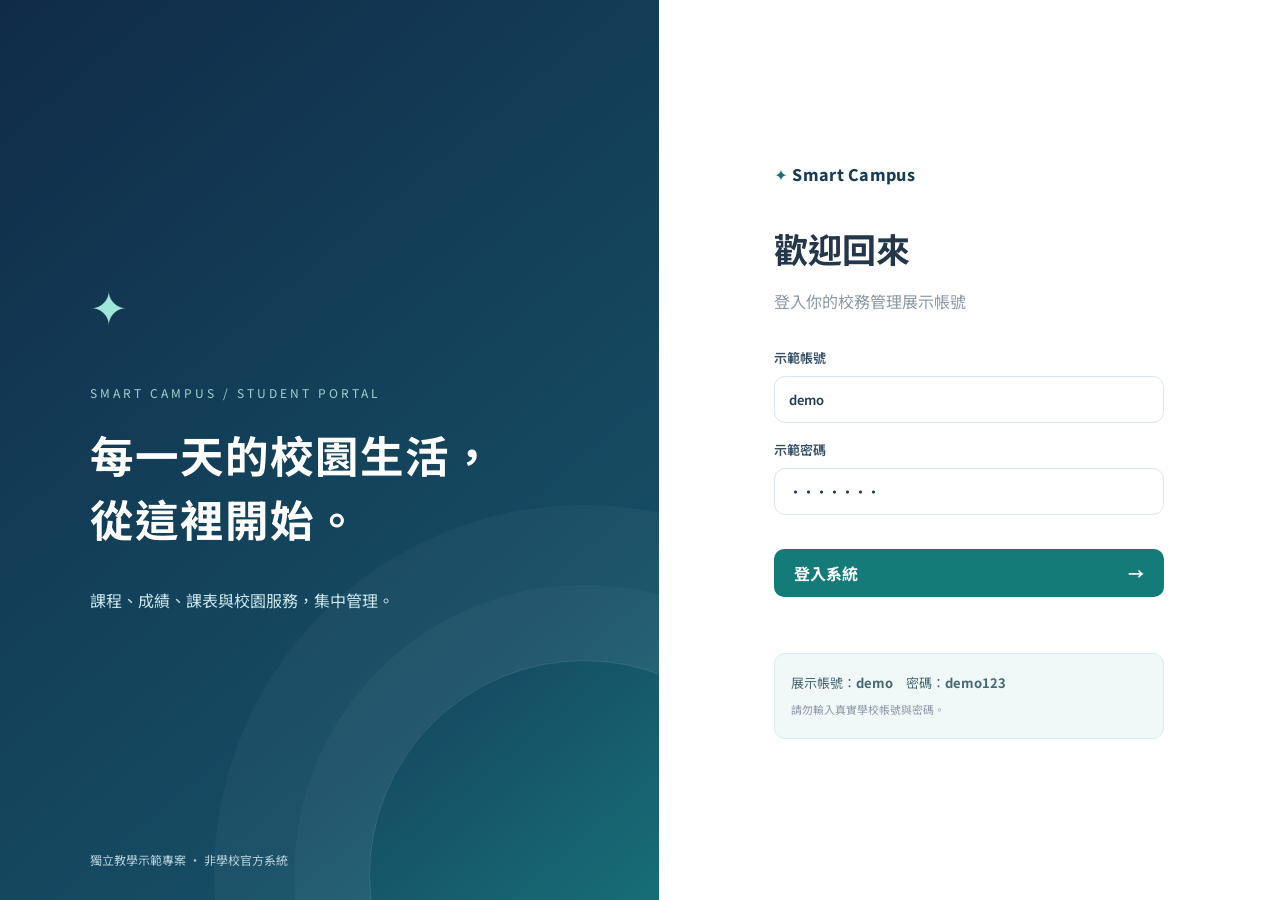
<file: homework-2/index.html>
<!doctype html><html lang="zh-Hant"><head><meta charset="UTF-8"><meta name="viewport" content="width=device-width,initial-scale=1"><meta name="theme-color" content="#132c46"><title>智慧校務管理系統｜展示專案</title><link rel="stylesheet" href="style.css"></head><body>
<div id="login" class="login-page"><div class="login-art"><div class="brand-mark">✦</div><span class="eyebrow">SMART CAMPUS / STUDENT PORTAL</span><h1>每一天的校園生活，<br>從這裡開始。</h1><p>課程、成績、課表與校園服務，集中管理。</p><div class="art-glow"></div><div class="login-bottom">獨立教學示範專案 · 非學校官方系統</div></div><div class="login-panel"><div class="login-box"><div class="mini-logo">✦ <span>Smart Campus</span></div><h2>歡迎回來</h2><p class="muted">登入你的校務管理展示帳號</p><form id="loginForm"><label>示範帳號<input id="username" value="demo" autocomplete="username" required></label><label>示範密碼<input id="password" value="demo123" type="password" autocomplete="current-password" required></label><button class="primary full" type="submit">登入系統 <span>→</span></button><p id="loginError" class="error" role="alert"></p></form><div class="demo-tip">展示帳號：<b>demo</b>　密碼：<b>demo123</b><br><small>請勿輸入真實學校帳號與密碼。</small></div></div></div></div>
<div id="app" class="app hidden"><aside class="sidebar"><div class="side-brand"><span class="brand-symbol">✦</span><span>Smart Campus<small>智慧校務管理系統</small></span></div><div class="side-caption">主要功能</div><nav id="nav" aria-label="主要選單"><button data-page="dashboard" class="nav-item active">◫ <span>總覽儀表板</span></button><button data-page="courses" class="nav-item">▤ <span>線上選課</span></button><button data-page="schedule" class="nav-item">▦ <span>我的課表</span></button><button data-page="grades" class="nav-item">◈ <span>學期成績</span></button><button data-page="leave" class="nav-item">▣ <span>請假申請</span></button><button data-page="profile" class="nav-item">♙ <span>個人資料</span></button></nav><div class="sidebar-foot"><div class="avatar">林</div><div class="side-user"><strong id="sideName">林同學</strong><small>資工系 · 學生展示帳號</small></div><button id="logout" title="登出" aria-label="登出">⇥</button></div></aside>
<div class="main-area"><header class="topbar"><button id="menuToggle" class="menu-toggle" aria-label="切換選單">☰</button><div class="breadcrumb">學生校務平台 <span>/</span> <strong id="crumb">總覽儀表板</strong></div><div class="top-right"><span class="semester-chip">115 學年度 · 第 1 學期</span><span class="top-avatar">林</span></div></header><main id="content" tabindex="-1"></main><footer>Smart Campus Demo · 本專案為學習用途，所有學生、課程及成績資料均為虛構</footer></div></div><div id="toast" class="toast" role="status" aria-live="polite"></div><script src="app.js"></script></body></html>
</file>
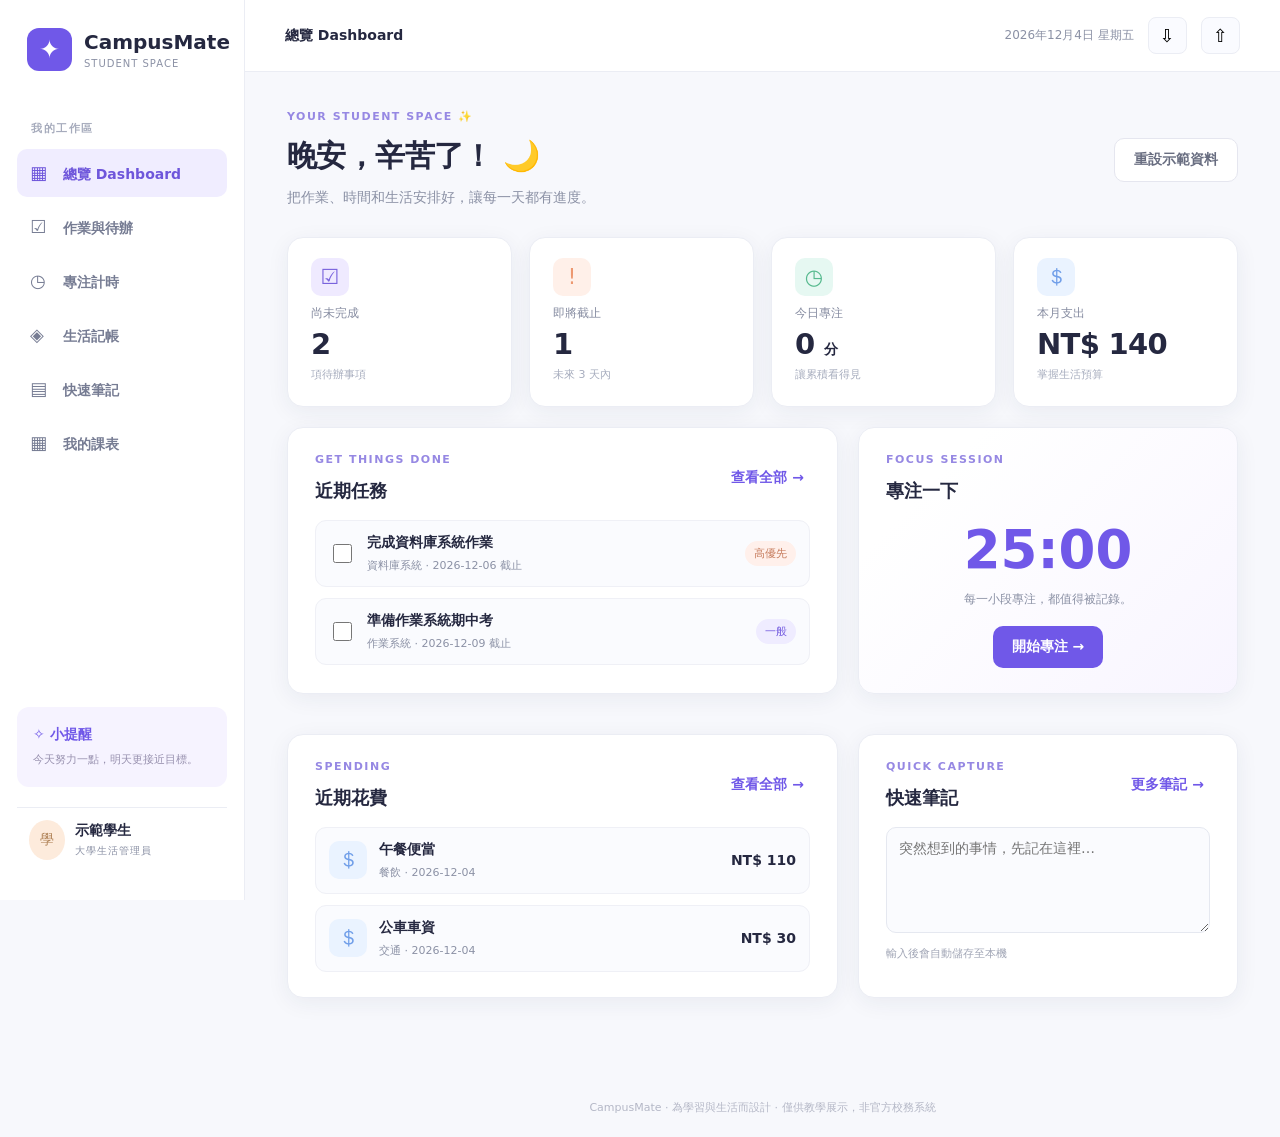
<file: homework-3/index.html>
<!doctype html>
<html lang="zh-Hant"><head><meta charset="utf-8"><meta name="viewport" content="width=device-width,initial-scale=1"><meta name="theme-color" content="#f7f8fc"><title>CampusMate｜我的大學生活</title><link rel="stylesheet" href="css/style.css"></head>
<body>
<div class="app">
 <aside class="sidebar" id="sidebar"><div class="brand"><span class="brand-icon">✦</span><div><strong>CampusMate</strong><small>STUDENT SPACE</small></div></div><div class="nav-label">我的工作區</div>
  <nav id="nav"><button class="nav-item active" data-page="dashboard"><span>▦</span> 總覽 Dashboard</button><button class="nav-item" data-page="tasks"><span>☑</span> 作業與待辦</button><button class="nav-item" data-page="focus"><span>◷</span> 專注計時</button><button class="nav-item" data-page="expenses"><span>◈</span> 生活記帳</button><button class="nav-item" data-page="notes"><span>▤</span> 快速筆記</button><button class="nav-item" data-page="schedule"><span>▦</span> 我的課表</button></nav>
 <div class="side-bottom"><div class="side-tip">✧ 小提醒<br><span>今天努力一點，明天更接近目標。</span></div><div class="profile"><div class="avatar">學</div><div><strong>示範學生</strong><small>大學生活管理員</small></div></div></div></aside>
 <div class="main-wrap"><header class="topbar"><div class="top-left"><button class="menu-toggle" id="menuToggle" aria-label="開啟選單">☰</button><span id="crumb">總覽 Dashboard</span></div><div class="top-right"><span id="todayDate"></span><button class="iconbtn" id="exportBtn" title="匯出資料">⇩</button><button class="iconbtn" id="importBtn" title="匯入資料">⇧</button><input type="file" id="importFile" accept=".json,application/json" hidden></div></header>
 <main class="content">
 <section class="page active" id="page-dashboard"><div class="intro"><div><div class="eyebrow">YOUR STUDENT SPACE ✨</div><h1 id="greeting">嗨，今天也加油！</h1><p>把作業、時間和生活安排好，讓每一天都有進度。</p></div><button class="btn outline" id="resetDemo">重設示範資料</button></div>
  <div class="stats"><div class="stat"><div class="stat-icon purple">☑</div><small>尚未完成</small><strong id="statOpen">0</strong><span>項待辦事項</span></div><div class="stat"><div class="stat-icon peach">!</div><small>即將截止</small><strong id="statSoon">0</strong><span>未來 3 天內</span></div><div class="stat"><div class="stat-icon mint">◷</div><small>今日專注</small><strong id="statFocus">0 <em>分</em></strong><span>讓累積看得見</span></div><div class="stat"><div class="stat-icon blue">＄</div><small>本月支出</small><strong id="statExpense">NT$ 0</strong><span>掌握生活預算</span></div></div>
  <div class="dashboard-grid"><div class="panel"><div class="panel-head"><div><div class="eyebrow">GET THINGS DONE</div><h2>近期任務</h2></div><button class="linkbtn" data-go="tasks">查看全部 →</button></div><div id="dashboardTasks" class="stack"></div></div><div class="panel focus-mini"><div class="eyebrow">FOCUS SESSION</div><h2>專注一下</h2><div class="mini-timer" id="miniTimer">25:00</div><p>每一小段專注，都值得被記錄。</p><button class="btn primary" data-go="focus">開始專注 →</button></div><div class="panel"><div class="panel-head"><div><div class="eyebrow">SPENDING</div><h2>近期花費</h2></div><button class="linkbtn" data-go="expenses">查看全部 →</button></div><div id="dashboardExpenses" class="stack"></div></div><div class="panel"><div class="panel-head"><div><div class="eyebrow">QUICK CAPTURE</div><h2>快速筆記</h2></div><button class="linkbtn" data-go="notes">更多筆記 →</button></div><textarea id="quickNote" rows="5" placeholder="突然想到的事情，先記在這裡…"></textarea><div class="hint">輸入後會自動儲存至本機</div></div></div></section>
 <section class="page" id="page-tasks"><div class="page-title"><div><div class="eyebrow">TASK MANAGER</div><h1>作業與待辦</h1><p>不再忘記任何一個截止日。</p></div></div><div class="panel"><form id="taskForm" class="form-grid"><label class="wide">任務名稱<input id="taskTitle" required maxlength="100" placeholder="例：完成資料庫系統報告"></label><label>課程／分類<input id="taskCourse" maxlength="40" placeholder="例：資料庫系統"></label><label>截止日期<input id="taskDue" type="date" required></label><label>優先順序<select id="taskPriority"><option value="high">高優先</option><option value="medium" selected>一般</option><option value="low">低優先</option></select></label><button class="btn primary submit" type="submit">＋ 新增任務</button></form></div><div class="panel"><div class="panel-head"><h2>我的任務 <span class="count" id="taskCount"></span></h2><select id="taskFilter" class="compact"><option value="all">全部任務</option><option value="open">待完成</option><option value="done">已完成</option></select></div><div id="taskList" class="stack"></div></div></section>
 <section class="page" id="page-focus"><div class="page-title"><div><div class="eyebrow">STUDY SMARTER</div><h1>專注計時</h1><p>把大型任務拆成一段段專心的時間。</p></div></div><div class="panel focus-panel"><div class="timer-tabs"><button class="chip selected" data-min="25">專注 25 分</button><button class="chip" data-min="15">短專注 15 分</button><button class="chip" data-min="50">深度 50 分</button></div><div class="timer-circle"><div id="timerText">25:00</div><small>專注在當下 ✦</small></div><div class="timer-actions"><button class="btn primary" id="timerStart">開始專注</button><button class="btn outline" id="timerReset">重新設定</button></div><p class="hint">完整倒數結束會自動記錄學習時間。離開網頁後請勿依賴它作為提醒。</p></div><div class="panel"><h2>今日學習紀錄</h2><p class="focus-summary" id="focusSummary">今天尚未完成專注時段。</p></div></section>
 <section class="page" id="page-expenses"><div class="page-title"><div><div class="eyebrow">MONEY TRACKER</div><h1>生活記帳</h1><p>從小額支出開始，建立良好理財習慣。</p></div></div><div class="panel"><form id="expenseForm" class="form-grid"><label class="wide">支出項目<input id="expenseTitle" required maxlength="80" placeholder="例：午餐"></label><label>金額（NT$）<input id="expenseAmount" type="number" required min="1" max="10000000" step="1" placeholder="120"></label><label>類別<select id="expenseCategory"><option>餐飲</option><option>交通</option><option>學習</option><option>娛樂</option><option>購物</option><option>其他</option></select></label><label>日期<input id="expenseDate" type="date" required></label><button class="btn primary submit" type="submit">＋ 新增支出</button></form></div><div class="stats two"><div class="stat"><small>本月累積</small><strong id="expenseMonth">NT$ 0</strong><span>當月支出合計</span></div><div class="stat"><small>全部記錄</small><strong id="expenseAll">0</strong><span>筆支出</span></div></div><div class="panel"><h2>支出分類</h2><div id="expenseBars" class="bars"></div></div><div class="panel"><div class="panel-head"><h2>近期記帳紀錄</h2><span class="hint">可刪除錯誤紀錄</span></div><div id="expenseList" class="stack"></div></div></section>
 <section class="page" id="page-notes"><div class="page-title"><div><div class="eyebrow">CAPTURE YOUR IDEAS</div><h1>快速筆記</h1><p>靈感與課堂重點，不要只留在腦袋裡。</p></div></div><div class="panel"><form id="noteForm" class="note-form"><label>筆記標題<input id="noteTitle" required maxlength="80" placeholder="例：下週專題討論"></label><label>內容<textarea id="noteBody" rows="5" required maxlength="5000" placeholder="寫下需要記住的內容…"></textarea></label><button class="btn primary" type="submit">＋ 儲存筆記</button></form></div><div id="notesGrid" class="notes-grid"></div></section>
 <section class="page" id="page-schedule"><div class="page-title"><div><div class="eyebrow">MY WEEKLY PLAN</div><h1>我的課表</h1><p>快速掌握每週上課時間。</p></div></div><div class="panel"><form id="courseForm" class="form-grid"><label class="wide">課程名稱<input id="courseName" required maxlength="80" placeholder="例：作業系統"></label><label>星期<select id="courseDay"><option value="1">星期一</option><option value="2">星期二</option><option value="3">星期三</option><option value="4">星期四</option><option value="5">星期五</option></select></label><label>開始時間<input type="time" id="courseStart" required value="09:00"></label><label>結束時間<input type="time" id="courseEnd" required value="10:00"></label><button class="btn primary submit" type="submit">＋ 加入課表</button></form></div><div class="schedule-grid" id="scheduleGrid"></div></section>
 </main><footer>CampusMate · 為學習與生活而設計 · 僅供教學展示，非官方校務系統</footer></div>
</div><div id="toast" role="status" aria-live="polite"></div><script src="js/app.js"></script></body></html>
</file>
<file: homework-2/style.css>
@import url('https://fonts.googleapis.com/css2?family=Noto+Sans+TC:wght@400;500;600;700;800&display=swap');
:root{font-family:'Noto Sans TC',system-ui,sans-serif;color:#24364a;background:#f4f7fb;font-synthesis:none}*{box-sizing:border-box}body{margin:0}button,input,select,textarea{font:inherit}button{cursor:pointer}button:disabled{opacity:.45;cursor:not-allowed}.hidden{display:none!important}.login-page{min-height:100vh;display:grid;grid-template-columns:1.06fr 1fr;background:white}.login-art{position:relative;overflow:hidden;padding:9vh 7vw;background:linear-gradient(140deg,#102b48,#164d64 75%,#176e77);color:white;display:flex;flex-direction:column;justify-content:center}.brand-mark{font-size:46px;margin-bottom:46px;color:#9fe5da}.eyebrow{letter-spacing:3px;font-size:12px;color:#9fd3ce}.login-art h1{font-size:clamp(30px,3.4vw,53px);line-height:1.45;letter-spacing:1px;margin:22px 0}.login-art p{color:#cae6eb}.login-bottom{position:absolute;bottom:32px;font-size:12px;color:#b7d0dc}.art-glow{position:absolute;width:430px;height:430px;border:1px solid #ffffff21;border-radius:50%;bottom:-190px;right:-140px;box-shadow:0 0 0 75px #ffffff08,0 0 0 155px #ffffff08}.login-panel{display:grid;place-items:center;padding:32px}.login-box{width:min(100%,390px)}.mini-logo{font-weight:800;color:#166f74;letter-spacing:.3px}.mini-logo span{color:#183c55}.login-box h2{font-size:34px;margin:38px 0 8px}.muted{color:#8b99a8}.login-box form{margin-top:35px}.login-box label,.form-grid label{display:block;font-weight:600;font-size:13px;margin:17px 0;color:#385267}.login-box input,.form-grid input,.form-grid select,.form-grid textarea,.search,.filter-select{display:block;width:100%;border:1px solid #dce6ee;border-radius:11px;background:#fff;padding:13px 14px;margin-top:9px;outline:none;color:#213c52}.login-box input:focus,.form-grid input:focus,.form-grid select:focus,.form-grid textarea:focus,.search:focus{border-color:#2e9f94;box-shadow:0 0 0 3px #2e9f941d}.primary{border:0;background:#157b79;color:white;border-radius:10px;padding:12px 20px;font-weight:700;display:inline-flex;align-items:center;justify-content:space-between;gap:18px}.primary:hover{background:#0d6665}.full{width:100%;margin-top:17px}.demo-tip{background:#f1f8f8;border:1px solid #dbeeed;padding:16px;border-radius:11px;color:#466873;font-size:13px;margin-top:25px;line-height:2}.demo-tip small{color:#8b99a8}.error{color:#bf3b48;font-size:13px;min-height:18px}.app{display:flex;min-height:100vh}.sidebar{width:254px;flex-shrink:0;background:#132f48;color:#c8d7e3;display:flex;flex-direction:column;position:sticky;top:0;height:100vh}.side-brand{padding:30px 24px 38px;display:flex;align-items:center;gap:12px;color:white;font-size:18px;font-weight:800}.side-brand small{display:block;font-size:10px;color:#97b1c0;font-weight:400;letter-spacing:1px;margin-top:3px}.brand-symbol{font-size:32px;color:#6dd3c0}.side-caption{padding:0 28px 13px;color:#7794a7;font-size:11px}.sidebar nav{padding:0 12px;display:grid;gap:6px}.nav-item{background:transparent;border:0;color:#bed0de;display:flex;align-items:center;gap:17px;text-align:left;font-size:15px;padding:14px 19px;border-radius:9px}.nav-item:hover{background:#ffffff12}.nav-item.active{background:#226574;color:#fff;font-weight:700}.nav-item:first-letter{font-size:21px}.sidebar-foot{margin-top:auto;display:flex;align-items:center;gap:11px;padding:20px 15px;border-top:1px solid #ffffff1a}.avatar,.top-avatar{background:#d8f1e9;color:#1b756e;border-radius:50%;display:grid;place-items:center;width:39px;height:39px;font-weight:700}.side-user{flex:1;min-width:0;font-size:12px}.side-user strong,.side-user small{display:block}.side-user small{font-size:10px;color:#9cb4c5;margin-top:4px}.sidebar-foot button{background:transparent;border:0;color:#d1e3ed;font-size:23px}.main-area{flex:1;min-width:0;display:flex;flex-direction:column}.topbar{height:78px;background:white;border-bottom:1px solid #e8eef3;display:flex;align-items:center;justify-content:space-between;padding:0 38px;gap:12px}.breadcrumb{font-size:13px;color:#8a9baa}.breadcrumb span{padding:0 12px;color:#b6c1cb}.breadcrumb strong{color:#263f52}.top-right{display:flex;align-items:center;gap:22px}.semester-chip{font-size:12px;color:#4b7780;background:#eef7f6;padding:9px 15px;border-radius:30px}.top-avatar{width:34px;height:34px}.menu-toggle{display:none;background:none;border:0;color:#26465d}main{width:100%;max-width:1500px;margin:0 auto;padding:38px;flex:1}footer{padding:15px 38px 24px;font-size:11px;color:#9baab5;text-align:center}.heading{display:flex;justify-content:space-between;align-items:end;gap:16px;margin-bottom:26px}.eyebrow-dark{font-size:11px;font-weight:700;letter-spacing:2px;color:#20877f}.heading h1{font-size:27px;letter-spacing:-.6px;margin:7px 0 5px;color:#193a52}.heading p{margin:0;font-size:13px;color:#8999a8}.stats{display:grid;grid-template-columns:repeat(4,minmax(0,1fr));gap:17px;margin-bottom:23px}.stat,.panel{background:white;border:1px solid #e7edf2;border-radius:15px;box-shadow:0 3px 15px #102f4510}.stat{padding:23px 24px;position:relative}.stat .label{color:#8293a1;font-size:12px}.stat .value{font-size:29px;font-weight:800;color:#233f54;margin-top:15px}.stat .unit{font-size:12px;color:#9cacb8;margin-left:7px;font-weight:400}.stat .hint{font-size:11px;color:#238b7e;margin-top:5px}.stat .ico{position:absolute;right:22px;top:23px;font-size:23px;color:#2c988e;background:#eaf8f6;width:39px;height:39px;border-radius:11px;display:grid;place-items:center}.layout-2{display:grid;grid-template-columns:1.5fr 1fr;gap:20px}.panel{padding:24px;margin-bottom:20px}.panel-header{display:flex;align-items:center;justify-content:space-between;margin-bottom:20px;gap:12px}.panel h2{font-size:17px;margin:0;color:#284359}.muted-small{font-size:12px;color:#91a2b0}.linkbtn,.ghost{background:white;border:1px solid #dce6ed;color:#177e78;border-radius:9px;padding:9px 13px;font-size:12px;font-weight:700}.linkbtn:hover,.ghost:hover{background:#f0f9f7}.welcome{background:linear-gradient(100deg,#174760,#1d777a);border:0;color:white;display:flex;align-items:center;justify-content:space-between;padding:30px 35px}.welcome h2{font-size:22px;color:white;margin:0 0 12px}.welcome p{color:#c9e4e2;font-size:13px;margin:0}.welcome-art{font-size:68px;color:#a7e0d2;opacity:.75}.announcement{border-bottom:1px solid #eef2f5;padding:15px 0;display:flex;gap:12px;align-items:flex-start}.announcement:last-child{border:0;padding-bottom:0}.date-tag{background:#eef6f7;border-radius:7px;padding:7px 9px;color:#277d7a;font-size:11px;white-space:nowrap}.announcement b{font-size:13px;font-weight:600}.announcement p{margin:5px 0 0;font-size:11px;color:#90a0ad}.progress{height:9px;background:#e9f0f2;border-radius:20px;overflow:hidden;margin:14px 0}.progress>div{height:100%;background:#2aa89c;border-radius:20px}.progress-label{display:flex;justify-content:space-between;color:#8c9da9;font-size:12px}.toolbar{display:flex;gap:12px;align-items:center;margin-bottom:18px;flex-wrap:wrap}.search{max-width:370px;margin:0}.filter-select{width:auto;min-width:150px;margin:0}.table-wrap{overflow:auto}.table{width:100%;border-collapse:collapse;font-size:13px;white-space:nowrap}.table th{text-align:left;background:#f7fafc;color:#879aa8;font-weight:600;font-size:12px;padding:15px 14px}.table td{padding:17px 14px;border-bottom:1px solid #eef2f5}.table tr:last-child td{border-bottom:0}.table td strong{color:#29485c}.pill{display:inline-block;background:#e9f7f2;color:#208574;border-radius:30px;padding:5px 10px;font-size:11px}.pill.warn{background:#fff3e8;color:#ba7a30}.pill.soft{background:#eef2fa;color:#667b9c}.action-add,.action-drop{border:0;background:#e7f6f2;color:#158578;border-radius:8px;padding:8px 12px;font-size:12px;font-weight:700}.action-drop{color:#ac5a5a;background:#fff0ee}.empty{text-align:center;color:#9aabb7;padding:25px}.schedule{display:grid;grid-template-columns:58px repeat(5,minmax(120px,1fr));gap:7px;min-width:730px}.sched-head{text-align:center;font-size:12px;font-weight:700;color:#7a90a1;padding:10px 0}.sched-time{text-align:center;padding:15px 4px;font-size:11px;color:#8196a6}.sched-cell{border:1px dashed #edf1f4;min-height:85px;border-radius:9px;padding:5px}.class-block{height:100%;padding:9px;border-radius:8px;background:#e9f5f3;border-left:3px solid #299b8e;color:#24645e;font-size:12px}.class-block strong{display:block;line-height:1.5}.class-block small{display:block;font-size:10px;margin-top:4px;opacity:.8}.class-block.alt{background:#edf1fa;border-color:#7388bc;color:#536694}.form-grid{display:grid;grid-template-columns:1fr 1fr;gap:4px 18px}.form-grid .wide{grid-column:1/-1}.form-grid textarea{min-height:110px;resize:vertical}.form-grid .primary{justify-self:start;margin-top:13px}.notice{font-size:12px;color:#8a9ba7;background:#f5f9fb;padding:13px;border-radius:9px;margin-top:14px}.profile-card{display:flex;align-items:center;gap:17px;padding:10px 0 20px}.profile-card .avatar{width:70px;height:70px;font-size:28px}.profile-card h2{margin:0 0 4px}.profile-card p{margin:0;font-size:13px;color:#8497a6}.toast{position:fixed;right:25px;bottom:25px;background:#183f50;color:white;padding:13px 19px;border-radius:9px;box-shadow:0 6px 30px #0002;font-size:13px;opacity:0;transform:translateY(10px);transition:.2s;pointer-events:none}.toast.show{opacity:1;transform:translateY(0)}.positive{color:#16877b;font-weight:700}.negative{color:#b75d5d;font-weight:700}@media(max-width:1050px){.stats{grid-template-columns:repeat(2,1fr)}.layout-2{grid-template-columns:1fr}.sidebar{width:215px}.topbar{padding:0 22px}main{padding:25px}}@media(max-width:700px){.login-page{grid-template-columns:1fr}.login-art{min-height:240px;padding:30px}.login-art h1{font-size:27px;margin:8px 0}.brand-mark{margin-bottom:7px}.login-bottom{display:none}.login-panel{padding:36px 24px}.login-box h2{margin-top:15px}.sidebar{position:fixed;z-index:15;transform:translateX(-100%);transition:transform .2s;width:260px}.sidebar.open{transform:translateX(0)}.menu-toggle{display:block}.topbar{height:65px;padding:0 16px}.semester-chip{display:none}.stats{gap:10px}.stat{padding:18px 15px}.stat .value{font-size:23px}.stat .ico{right:10px;top:14px;font-size:18px;width:30px;height:30px}.heading h1{font-size:23px}main{padding:20px 14px}.panel{padding:17px}.welcome{padding:22px}.welcome-art{font-size:40px}.form-grid{grid-template-columns:1fr}.form-grid .wide{grid-column:auto}}
</file>
<file: homework-3/css/style.css>
:root{--bg:#f7f8fc;--ink:#252840;--muted:#8b91a5;--line:#ebedf4;--purple:#7058e8}*{box-sizing:border-box}body{margin:0;font:14px 'Microsoft JhengHei',system-ui,sans-serif;background:var(--bg);color:var(--ink)}button,input,textarea,select{font:inherit}button{cursor:pointer}.app{display:flex;min-height:100vh}.sidebar{width:245px;flex-shrink:0;background:#fff;border-right:1px solid var(--line);padding:28px 17px;display:flex;flex-direction:column;position:sticky;top:0;height:100vh}.brand{display:flex;align-items:center;gap:12px;margin:0 10px 50px}.brand-icon{background:var(--purple);color:white;border-radius:12px;font-size:25px;padding:7px 12px}.brand strong{font-size:20px}.brand small,.profile small{display:block;color:var(--muted);font-size:10px;margin-top:4px;letter-spacing:1px}.nav-label,.eyebrow{font-size:11px;letter-spacing:1.5px;color:#9688e3;font-weight:bold;margin-bottom:13px}.nav-label{color:#a6abbc;padding-left:14px}#nav{display:grid;gap:6px}.nav-item{width:100%;background:none;border:0;color:#767c93;border-radius:10px;text-align:left;padding:13px;font-weight:600}.nav-item span{display:inline-block;width:28px;font-size:18px}.nav-item.active,.nav-item:hover{background:#f0edff;color:#6e56db}.side-bottom{margin-top:auto}.side-tip{background:#f6f3ff;color:#7058e8;border-radius:12px;padding:16px;font-weight:700;line-height:1.7;margin-bottom:20px}.side-tip span{color:#9891af;font-weight:400;font-size:11px}.profile{display:flex;gap:10px;align-items:center;padding:12px;border-top:1px solid var(--line)}.avatar{border-radius:50%;background:#fdebdc;padding:11px;color:#af8155}.main-wrap{flex:1;min-width:0;display:flex;flex-direction:column}.topbar{height:72px;background:#fff;border-bottom:1px solid var(--line);display:flex;align-items:center;justify-content:space-between;padding:0 40px}.top-left,.top-right{display:flex;align-items:center;gap:14px}.top-left{font-weight:bold}.top-right{color:var(--muted);font-size:12px}.iconbtn,.menu-toggle{border:1px solid var(--line);background:#fafbff;border-radius:8px;padding:7px 11px;font-size:18px}.menu-toggle{display:none}.content{padding:38px 42px 60px;max-width:1450px;width:100%;margin:auto;flex:1}.page{display:none}.page.active{display:block}.intro,.page-title{display:flex;justify-content:space-between;align-items:center;gap:12px;margin-bottom:28px}h1{font-size:30px;margin:0 0 9px;letter-spacing:-.6px}h2{font-size:18px;margin:0 0 16px}p{margin:0;color:var(--muted);line-height:1.65}.btn{border:0;padding:12px 19px;border-radius:10px;font-weight:bold;white-space:nowrap}.btn.primary{background:var(--purple);color:#fff}.btn.outline{background:white;color:#686d80;border:1px solid #e5e6ef}.btn:hover{filter:brightness(.96)}.linkbtn{border:0;color:var(--purple);background:none;font-weight:bold}.stats{display:grid;grid-template-columns:repeat(4,minmax(0,1fr));gap:17px;margin-bottom:20px}.stats.two{grid-template-columns:repeat(2,1fr);margin-top:20px}.stat,.panel,.note-card,.day-card{background:#fff;border:1px solid var(--line);border-radius:16px;box-shadow:0 5px 22px #262c5210}.stat{padding:20px 23px;min-height:170px}.stat-icon{height:38px;width:38px;border-radius:10px;display:grid;place-items:center;font-size:21px;margin-bottom:10px}.purple{background:#efeaff;color:#7963dd}.peach{background:#fff0e9;color:#ed9870}.mint{background:#e6f8f2;color:#56b98e}.blue{background:#eaf3ff;color:#719fe9}.stat small,.stat strong,.stat span{display:block}.stat small{color:#858ba0}.stat strong{font-size:29px;letter-spacing:-.7px;margin:6px 0}.stat strong em{font-size:14px;font-style:normal}.stat span{color:#a7adbe;font-size:11px}.dashboard-grid{display:grid;grid-template-columns:1.45fr 1fr;gap:20px}.panel{padding:25px 27px;margin-bottom:20px;min-width:0}.panel-head{display:flex;justify-content:space-between;align-items:center;margin-bottom:17px;gap:10px}.panel-head h2{margin:0}.stack{display:grid;gap:11px}.item{background:#fafbfe;border:1px solid #eff0f6;border-radius:11px;padding:13px;display:flex;gap:12px;align-items:center;min-width:0}.item-body{flex:1;min-width:0}.item strong{display:block;overflow-wrap:anywhere}.item small{display:block;color:var(--muted);font-size:11px;margin-top:6px}.item.done strong{text-decoration:line-through;color:#a5aabd}.check{accent-color:var(--purple);height:19px;width:19px}.badge{font-size:11px;border-radius:30px;padding:5px 9px;white-space:nowrap}.high{background:#fff0eb;color:#c67b5c}.medium{background:#efecff;color:#765ee0}.low{background:#e9f7ee;color:#4da77b}.delete{border:0;background:none;color:#a3a8b9;font-size:20px}.delete:hover{color:#dc566f}.empty{padding:23px;color:var(--muted);border:1px dashed #e5e8f0;background:#fafbfe;border-radius:11px;text-align:center}.focus-mini{text-align:center;background:linear-gradient(135deg,#fff 20%,#f8f5ff)}.focus-mini h2,.focus-mini .eyebrow{text-align:left}.mini-timer{font-size:53px;font-weight:800;color:var(--purple);margin:10px 0}.focus-mini p{font-size:12px;margin-bottom:16px}textarea,input,select{width:100%;border:1px solid #e5e8f0;border-radius:10px;padding:12px;background:#fff;color:var(--ink);outline:none}input:focus,textarea:focus,select:focus{border-color:#9b8df0;box-shadow:0 0 0 3px #7058e815}textarea{resize:vertical}#quickNote{background:#fafbfe}.hint{color:#a0a5b5;font-size:11px;margin-top:10px}.form-grid{display:grid;grid-template-columns:repeat(3,1fr);gap:15px;align-items:end}.form-grid label,.note-form label{display:grid;gap:8px;color:#666d84;font-size:12px;font-weight:bold}.form-grid .wide{grid-column:span 2}.submit{height:44px}.compact{max-width:145px;padding:8px}.count{font-size:12px;color:var(--muted)}.focus-panel{text-align:center;padding:38px 20px}.timer-tabs,.timer-actions{display:flex;justify-content:center;gap:10px;flex-wrap:wrap}.chip{border:1px solid #e8e7f1;background:#f8f8fd;border-radius:20px;padding:9px 14px;color:#9295a7}.chip.selected{background:#f0edff;color:var(--purple);border-color:#d8d0fd}.timer-circle{height:270px;width:270px;border-radius:50%;border:12px solid #f0edff;margin:30px auto;display:flex;flex-direction:column;align-items:center;justify-content:center;background:#fbfaff}.timer-circle div{font-size:63px;letter-spacing:-2px;font-weight:800;color:var(--purple);font-variant-numeric:tabular-nums}.timer-circle small{color:#aaa2c8}.bars{display:grid;gap:15px}.bar-row{display:grid;grid-template-columns:55px 1fr 95px;gap:13px;align-items:center;font-size:12px}.bar-bg{height:10px;border-radius:20px;background:#f0eefb;overflow:hidden}.bar-fill{height:100%;border-radius:20px;background:#9987ed}.note-form{display:grid;gap:16px}.note-form button{justify-self:start}.notes-grid{display:grid;grid-template-columns:repeat(2,1fr);gap:16px}.note-card{padding:22px;min-width:0}.note-card h2{margin-bottom:10px}.note-card p{white-space:pre-wrap;overflow-wrap:anywhere;color:#596076}.note-card .foot{display:flex;justify-content:space-between;align-items:center;margin-top:14px;color:var(--muted);font-size:11px}.schedule-grid{display:grid;grid-template-columns:repeat(5,1fr);gap:12px}.day-card{padding:17px;min-height:200px}.day-card h2{font-size:15px;border-bottom:1px solid var(--line);padding-bottom:12px}.class-block{background:#f2eeff;border-left:3px solid var(--purple);padding:11px;margin:10px 0;border-radius:8px}.class-block strong{display:block;overflow-wrap:anywhere}.class-block small{display:block;color:#786baf;margin-top:6px}.class-block button{float:right;background:none;border:0;color:#ae9be0;font-size:17px}footer{text-align:center;padding:22px;color:#b4b7c6;font-size:11px}#toast{position:fixed;bottom:25px;right:25px;background:#333350;color:white;border-radius:12px;padding:12px 20px;box-shadow:0 12px 30px #0002;opacity:0;transition:opacity .2s;pointer-events:none}#toast.show{opacity:1}@media(max-width:1050px){.stats{grid-template-columns:repeat(2,1fr)}.schedule-grid{grid-template-columns:repeat(3,1fr)}.content{padding:30px 25px}}@media(max-width:720px){.sidebar{position:fixed;z-index:5;transform:translateX(-100%);transition:transform .2s;box-shadow:5px 0 30px #0001}.sidebar.open{transform:translateX(0)}.menu-toggle{display:block}.topbar{padding:0 16px}.top-right #todayDate{display:none}.content{padding:27px 15px}.dashboard-grid,.notes-grid,.schedule-grid{grid-template-columns:1fr}.stats{gap:10px}.stat{min-height:140px;padding:15px}.stat strong{font-size:23px}.intro,.page-title{align-items:flex-start}h1{font-size:25px}.form-grid{grid-template-columns:1fr 1fr}.form-grid .wide{grid-column:span 2}.panel{padding:20px}.bar-row{grid-template-columns:45px 1fr 70px}}
</file>
